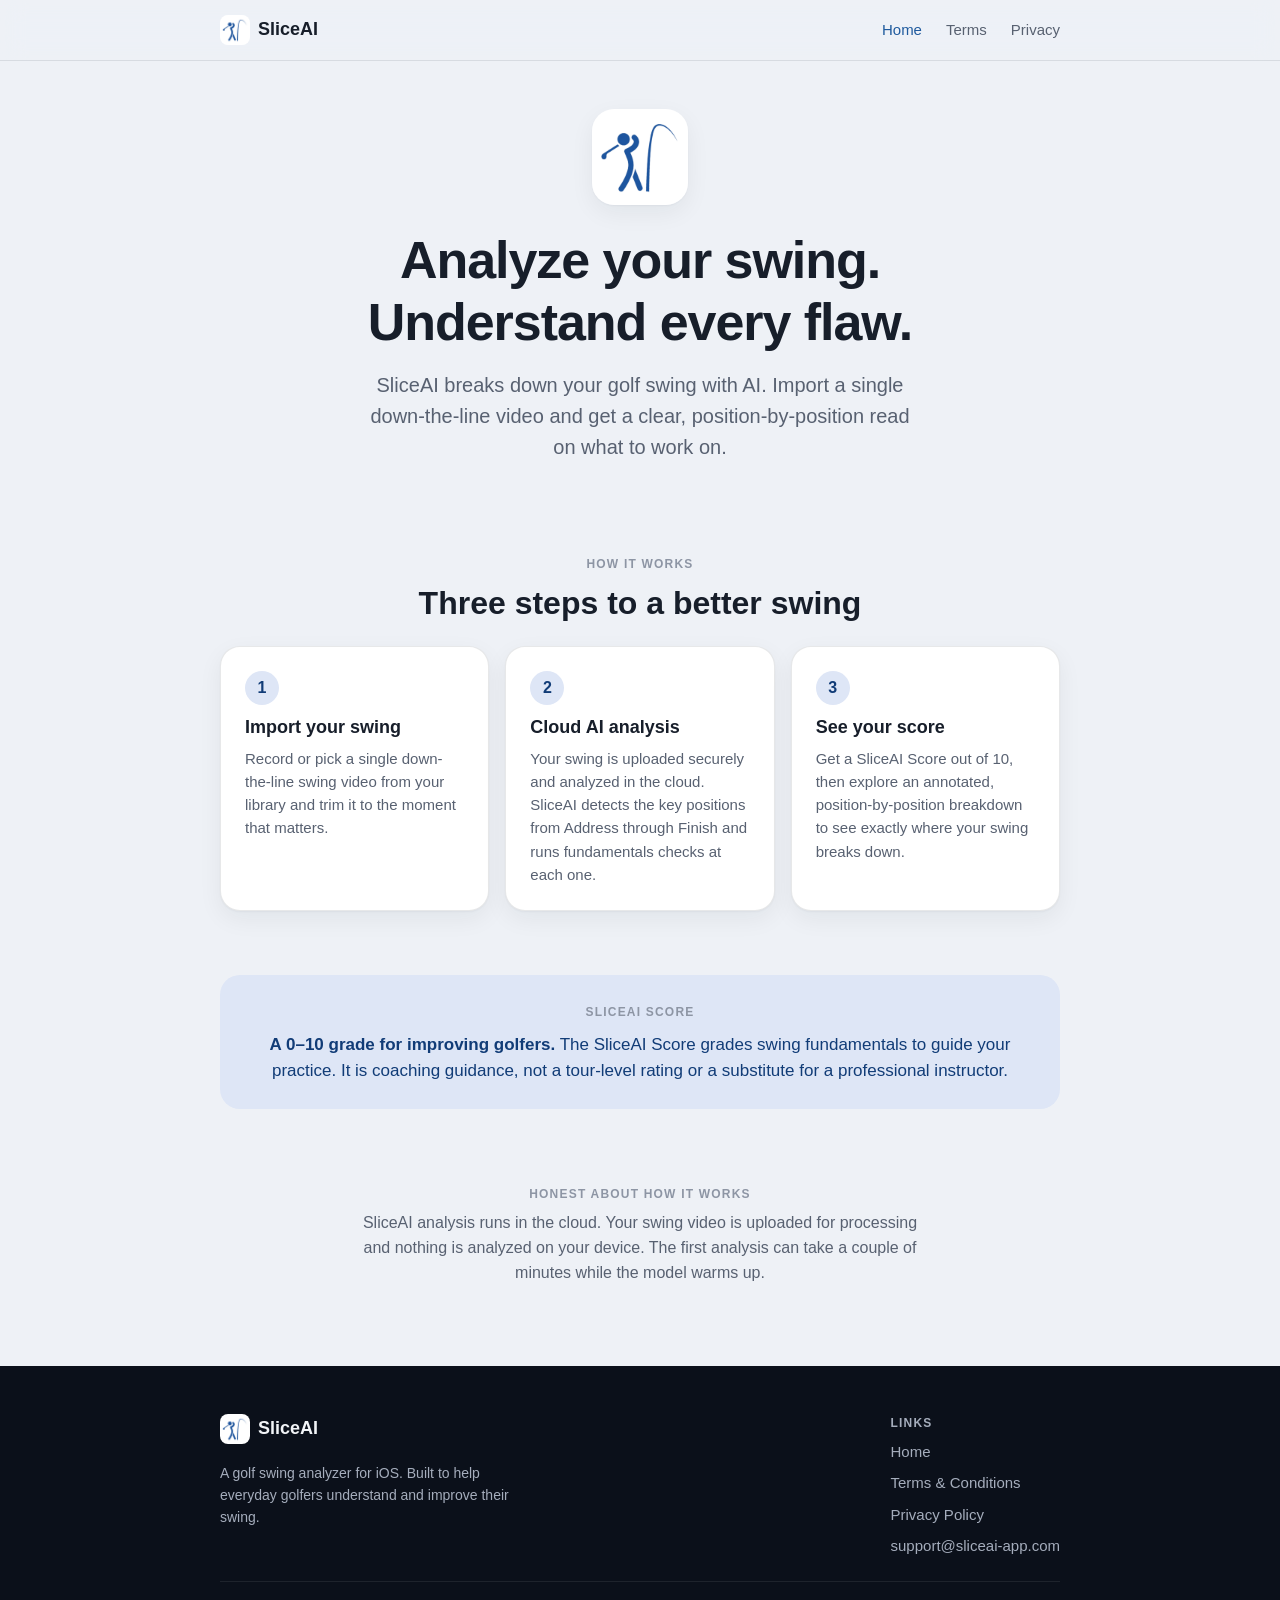
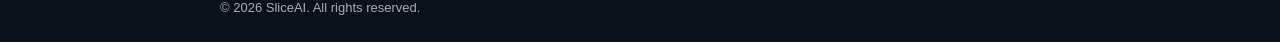
<file: index.html>
<!DOCTYPE html>
<html lang="en">
<head>
  <meta charset="UTF-8" />
  <meta name="viewport" content="width=device-width, initial-scale=1.0" />
  <title>SliceAI: Golf Swing Analyzer</title>
  <meta name="description" content="SliceAI analyzes your golf swing with AI. Import a down-the-line swing, get a SliceAI Score out of 10, and understand every flaw position by position." />
  <link rel="icon" type="image/png" href="icon.png" />
  <link rel="stylesheet" href="styles.css" />
</head>
<body>
  <header class="nav">
    <div class="container nav__inner">
      <a class="brand" href="index.html">
        <img src="icon.png" alt="SliceAI icon" />
        <span>SliceAI</span>
      </a>
      <nav class="nav__links">
        <a href="index.html" class="active">Home</a>
        <a href="terms.html">Terms</a>
        <a href="privacy.html">Privacy</a>
      </nav>
    </div>
  </header>

  <main>
    <section class="hero">
      <div class="container">
        <img class="hero__icon" src="icon.png" alt="SliceAI app icon" />
        <h1>Analyze your swing.<br />Understand every flaw.</h1>
        <p class="lede">SliceAI breaks down your golf swing with AI. Import a single down-the-line video and get a clear, position-by-position read on what to work on.</p>
      </div>
    </section>

    <section>
      <div class="container">
        <div class="section-head">
          <span class="overline">How it works</span>
          <h2>Three steps to a better swing</h2>
        </div>
        <div class="cards">
          <div class="card">
            <span class="step-num">1</span>
            <h3>Import your swing</h3>
            <p>Record or pick a single down-the-line swing video from your library and trim it to the moment that matters.</p>
          </div>
          <div class="card">
            <span class="step-num">2</span>
            <h3>Cloud AI analysis</h3>
            <p>Your swing is uploaded securely and analyzed in the cloud. SliceAI detects the key positions from Address through Finish and runs fundamentals checks at each one.</p>
          </div>
          <div class="card">
            <span class="step-num">3</span>
            <h3>See your score</h3>
            <p>Get a SliceAI Score out of 10, then explore an annotated, position-by-position breakdown to see exactly where your swing breaks down.</p>
          </div>
        </div>
      </div>
    </section>

    <section>
      <div class="container">
        <div class="score-note">
          <span class="overline">SliceAI Score</span>
          <p style="margin:8px 0 0;font-size:17px;"><strong>A 0–10 grade for improving golfers.</strong> The SliceAI Score grades swing fundamentals to guide your practice. It is coaching guidance, not a tour-level rating or a substitute for a professional instructor.</p>
        </div>
      </div>
    </section>

    <section>
      <div class="container" style="text-align:center;">
        <p class="overline" style="margin-bottom:8px;">Honest about how it works</p>
        <p style="max-width:560px;margin:0 auto;color:var(--ink-secondary);">SliceAI analysis runs in the cloud. Your swing video is uploaded for processing and nothing is analyzed on your device. The first analysis can take a couple of minutes while the model warms up.</p>
      </div>
    </section>
  </main>

  <footer class="footer">
    <div class="container">
      <div class="footer__inner">
        <div>
          <a class="brand" href="index.html">
            <img src="icon.png" alt="SliceAI icon" style="width:30px;height:30px;border-radius:8px;" />
            <span>SliceAI</span>
          </a>
          <p style="margin-top:12px;max-width:320px;font-size:14px;">A golf swing analyzer for iOS. Built to help everyday golfers understand and improve their swing.</p>
        </div>
        <div class="footer__links">
          <span class="overline" style="color:var(--player-ink-secondary);">Links</span>
          <a href="index.html">Home</a>
          <a href="terms.html">Terms &amp; Conditions</a>
          <a href="privacy.html">Privacy Policy</a>
          <a href="mailto:support@sliceai-app.com">support@sliceai-app.com</a>
        </div>
      </div>
      <div class="footer__legal">
        © 2026 SliceAI. All rights reserved.
      </div>
    </div>
  </footer>
</body>
</html>
</file>
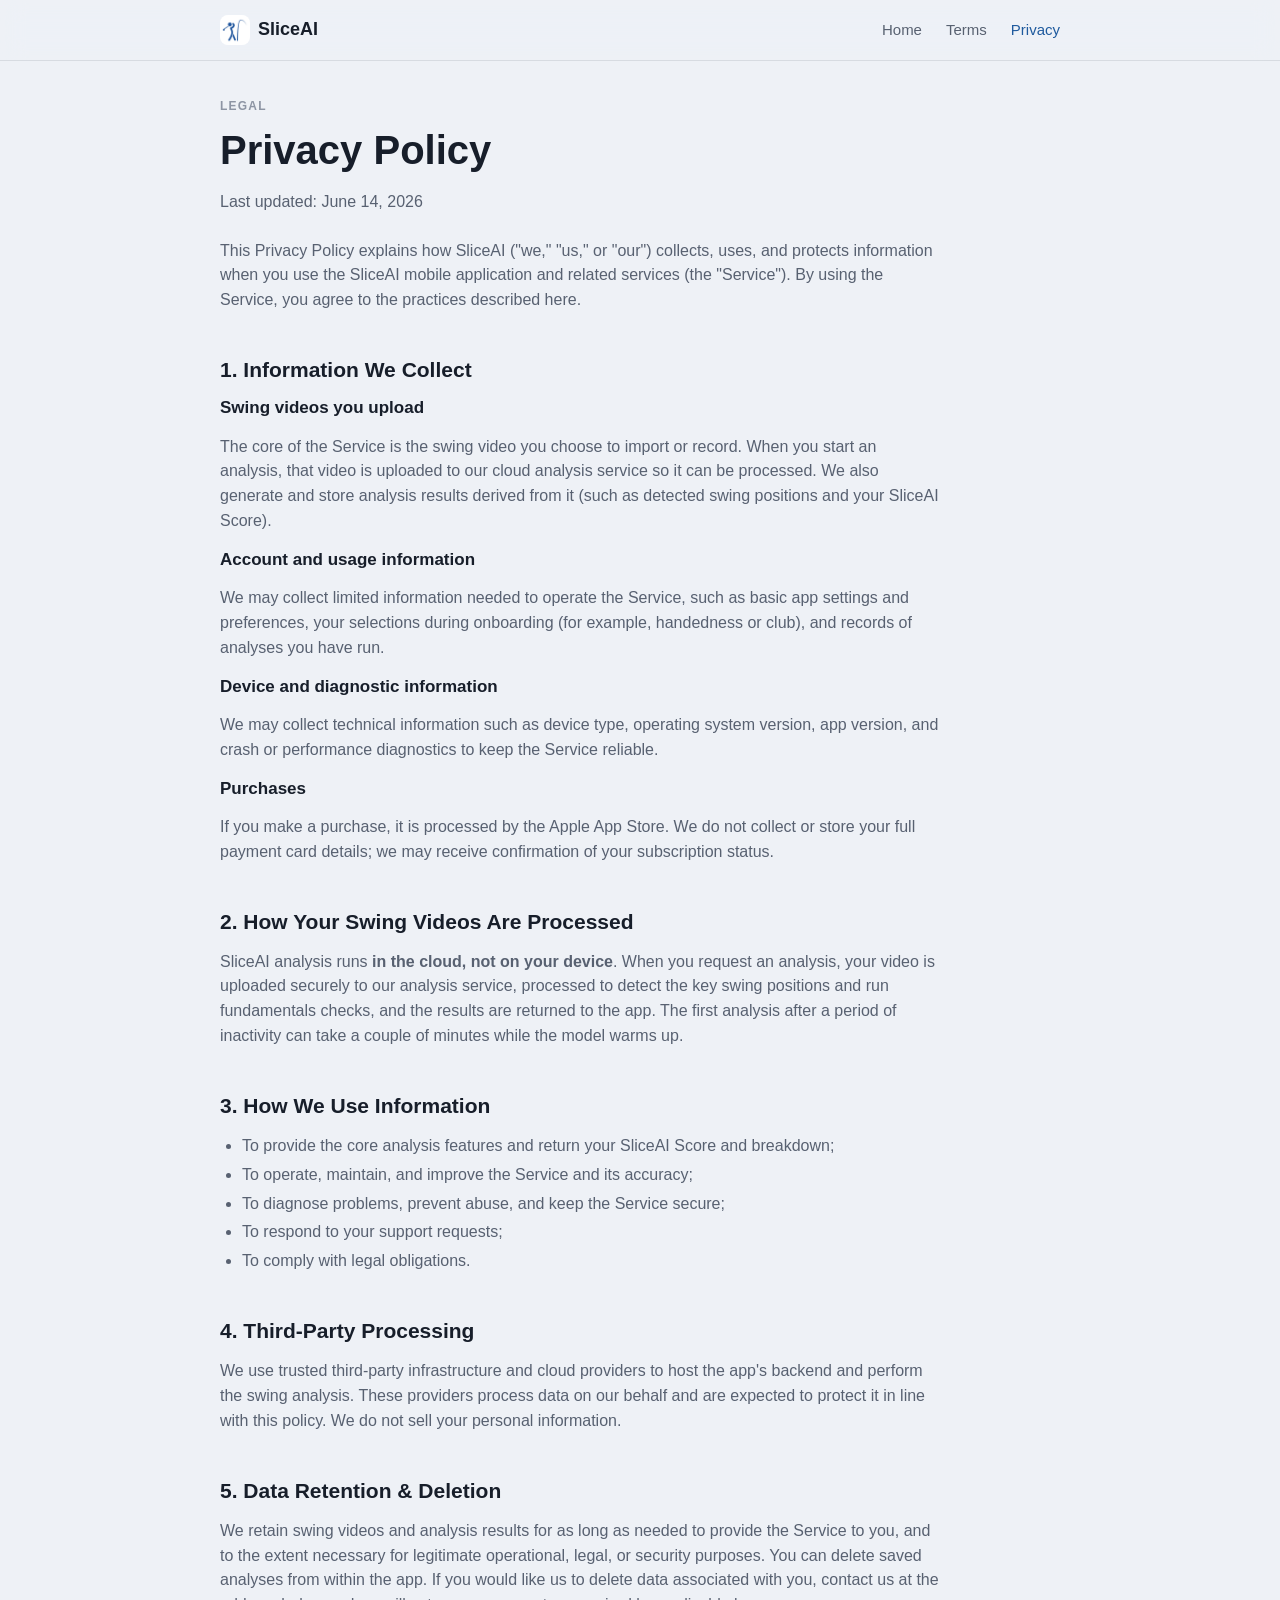
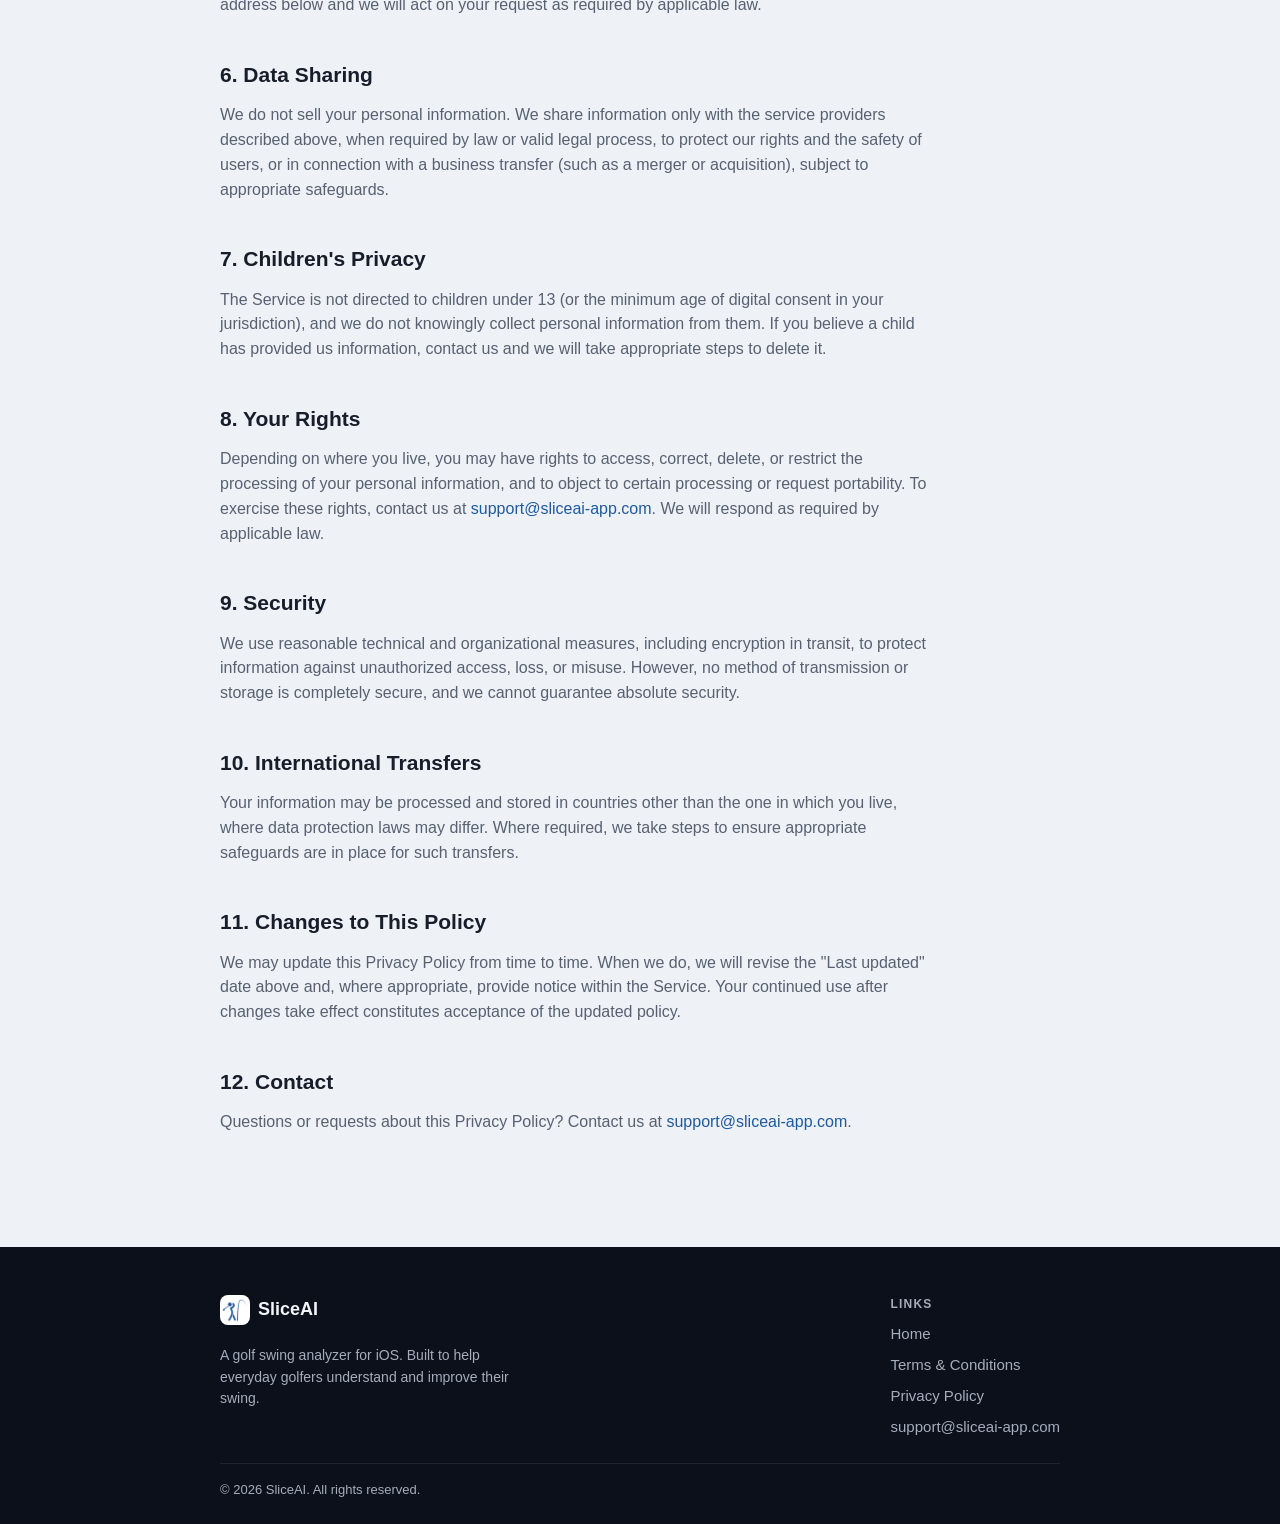
<file: privacy.html>
<!DOCTYPE html>
<html lang="en">
<head>
  <meta charset="UTF-8" />
  <meta name="viewport" content="width=device-width, initial-scale=1.0" />
  <title>Privacy Policy — SliceAI</title>
  <meta name="description" content="Privacy Policy for the SliceAI golf swing analyzer app." />
  <link rel="icon" type="image/png" href="icon.png" />
  <link rel="stylesheet" href="styles.css" />
</head>
<body>
  <header class="nav">
    <div class="container nav__inner">
      <a class="brand" href="index.html">
        <img src="icon.png" alt="SliceAI icon" />
        <span>SliceAI</span>
      </a>
      <nav class="nav__links">
        <a href="index.html">Home</a>
        <a href="terms.html">Terms</a>
        <a href="privacy.html" class="active">Privacy</a>
      </nav>
    </div>
  </header>

  <main class="legal">
    <div class="container">
      <div class="legal__head">
        <span class="overline">Legal</span>
        <h1>Privacy Policy</h1>
        <p class="legal__updated">Last updated: June 14, 2026</p>
      </div>

      <div class="content">

        <p>This Privacy Policy explains how SliceAI ("we," "us," or "our") collects, uses, and protects information when you use the SliceAI mobile application and related services (the "Service"). By using the Service, you agree to the practices described here.</p>

        <h2>1. Information We Collect</h2>
        <h3>Swing videos you upload</h3>
        <p>The core of the Service is the swing video you choose to import or record. When you start an analysis, that video is uploaded to our cloud analysis service so it can be processed. We also generate and store analysis results derived from it (such as detected swing positions and your SliceAI Score).</p>
        <h3>Account and usage information</h3>
        <p>We may collect limited information needed to operate the Service, such as basic app settings and preferences, your selections during onboarding (for example, handedness or club), and records of analyses you have run.</p>
        <h3>Device and diagnostic information</h3>
        <p>We may collect technical information such as device type, operating system version, app version, and crash or performance diagnostics to keep the Service reliable.</p>
        <h3>Purchases</h3>
        <p>If you make a purchase, it is processed by the Apple App Store. We do not collect or store your full payment card details; we may receive confirmation of your subscription status.</p>

        <h2>2. How Your Swing Videos Are Processed</h2>
        <p>SliceAI analysis runs <strong>in the cloud, not on your device</strong>. When you request an analysis, your video is uploaded securely to our analysis service, processed to detect the key swing positions and run fundamentals checks, and the results are returned to the app. The first analysis after a period of inactivity can take a couple of minutes while the model warms up.</p>

        <h2>3. How We Use Information</h2>
        <ul>
          <li>To provide the core analysis features and return your SliceAI Score and breakdown;</li>
          <li>To operate, maintain, and improve the Service and its accuracy;</li>
          <li>To diagnose problems, prevent abuse, and keep the Service secure;</li>
          <li>To respond to your support requests;</li>
          <li>To comply with legal obligations.</li>
        </ul>

        <h2>4. Third-Party Processing</h2>
        <p>We use trusted third-party infrastructure and cloud providers to host the app's backend and perform the swing analysis. These providers process data on our behalf and are expected to protect it in line with this policy. We do not sell your personal information.</p>

        <h2>5. Data Retention &amp; Deletion</h2>
        <p>We retain swing videos and analysis results for as long as needed to provide the Service to you, and to the extent necessary for legitimate operational, legal, or security purposes. You can delete saved analyses from within the app. If you would like us to delete data associated with you, contact us at the address below and we will act on your request as required by applicable law.</p>

        <h2>6. Data Sharing</h2>
        <p>We do not sell your personal information. We share information only with the service providers described above, when required by law or valid legal process, to protect our rights and the safety of users, or in connection with a business transfer (such as a merger or acquisition), subject to appropriate safeguards.</p>

        <h2>7. Children's Privacy</h2>
        <p>The Service is not directed to children under 13 (or the minimum age of digital consent in your jurisdiction), and we do not knowingly collect personal information from them. If you believe a child has provided us information, contact us and we will take appropriate steps to delete it.</p>

        <h2>8. Your Rights</h2>
        <p>Depending on where you live, you may have rights to access, correct, delete, or restrict the processing of your personal information, and to object to certain processing or request portability. To exercise these rights, contact us at <a href="mailto:support@sliceai-app.com">support@sliceai-app.com</a>. We will respond as required by applicable law.</p>

        <h2>9. Security</h2>
        <p>We use reasonable technical and organizational measures, including encryption in transit, to protect information against unauthorized access, loss, or misuse. However, no method of transmission or storage is completely secure, and we cannot guarantee absolute security.</p>

        <h2>10. International Transfers</h2>
        <p>Your information may be processed and stored in countries other than the one in which you live, where data protection laws may differ. Where required, we take steps to ensure appropriate safeguards are in place for such transfers.</p>

        <h2>11. Changes to This Policy</h2>
        <p>We may update this Privacy Policy from time to time. When we do, we will revise the "Last updated" date above and, where appropriate, provide notice within the Service. Your continued use after changes take effect constitutes acceptance of the updated policy.</p>

        <h2>12. Contact</h2>
        <p>Questions or requests about this Privacy Policy? Contact us at <a href="mailto:support@sliceai-app.com">support@sliceai-app.com</a>.</p>
      </div>
    </div>
  </main>

  <footer class="footer">
    <div class="container">
      <div class="footer__inner">
        <div>
          <a class="brand" href="index.html">
            <img src="icon.png" alt="SliceAI icon" style="width:30px;height:30px;border-radius:8px;" />
            <span>SliceAI</span>
          </a>
          <p style="margin-top:12px;max-width:320px;font-size:14px;">A golf swing analyzer for iOS. Built to help everyday golfers understand and improve their swing.</p>
        </div>
        <div class="footer__links">
          <span class="overline" style="color:var(--player-ink-secondary);">Links</span>
          <a href="index.html">Home</a>
          <a href="terms.html">Terms &amp; Conditions</a>
          <a href="privacy.html">Privacy Policy</a>
          <a href="mailto:support@sliceai-app.com">support@sliceai-app.com</a>
        </div>
      </div>
      <div class="footer__legal">
        © 2026 SliceAI. All rights reserved.
      </div>
    </div>
  </footer>
</body>
</html>
</file>
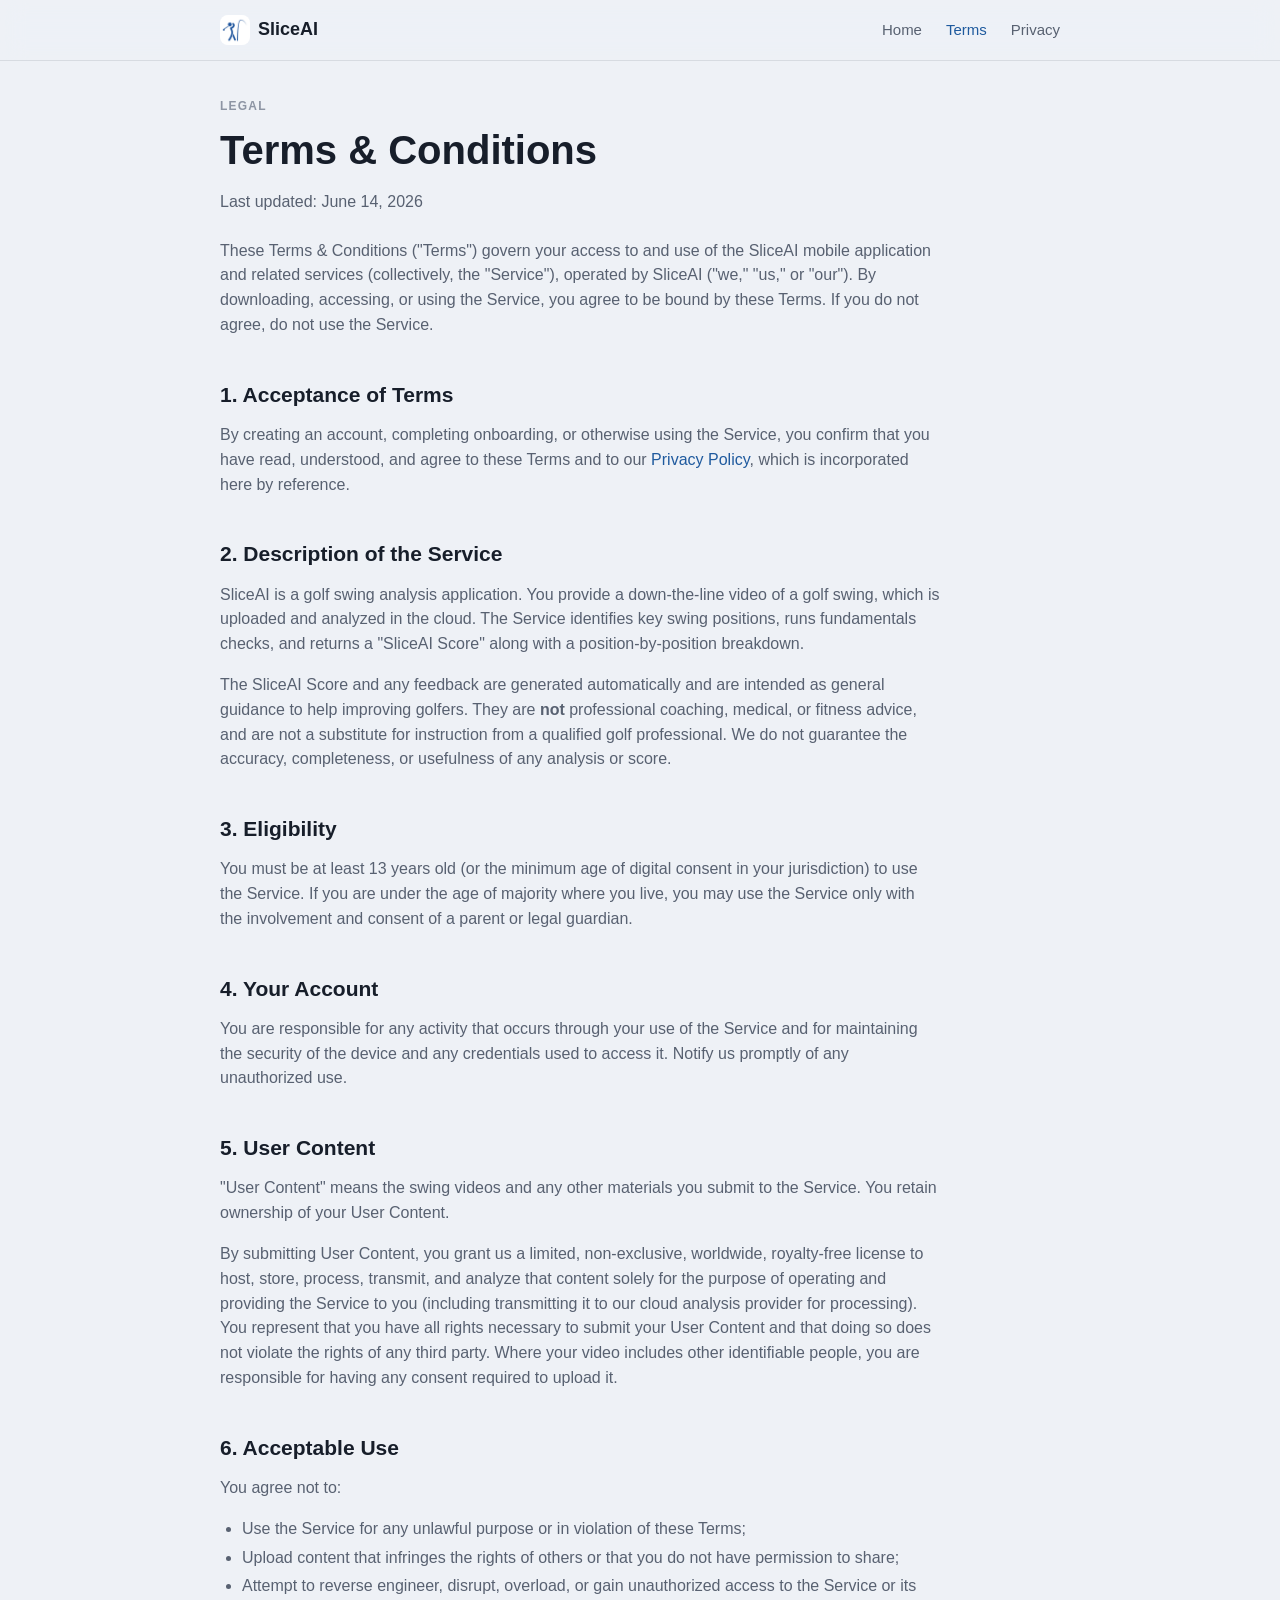
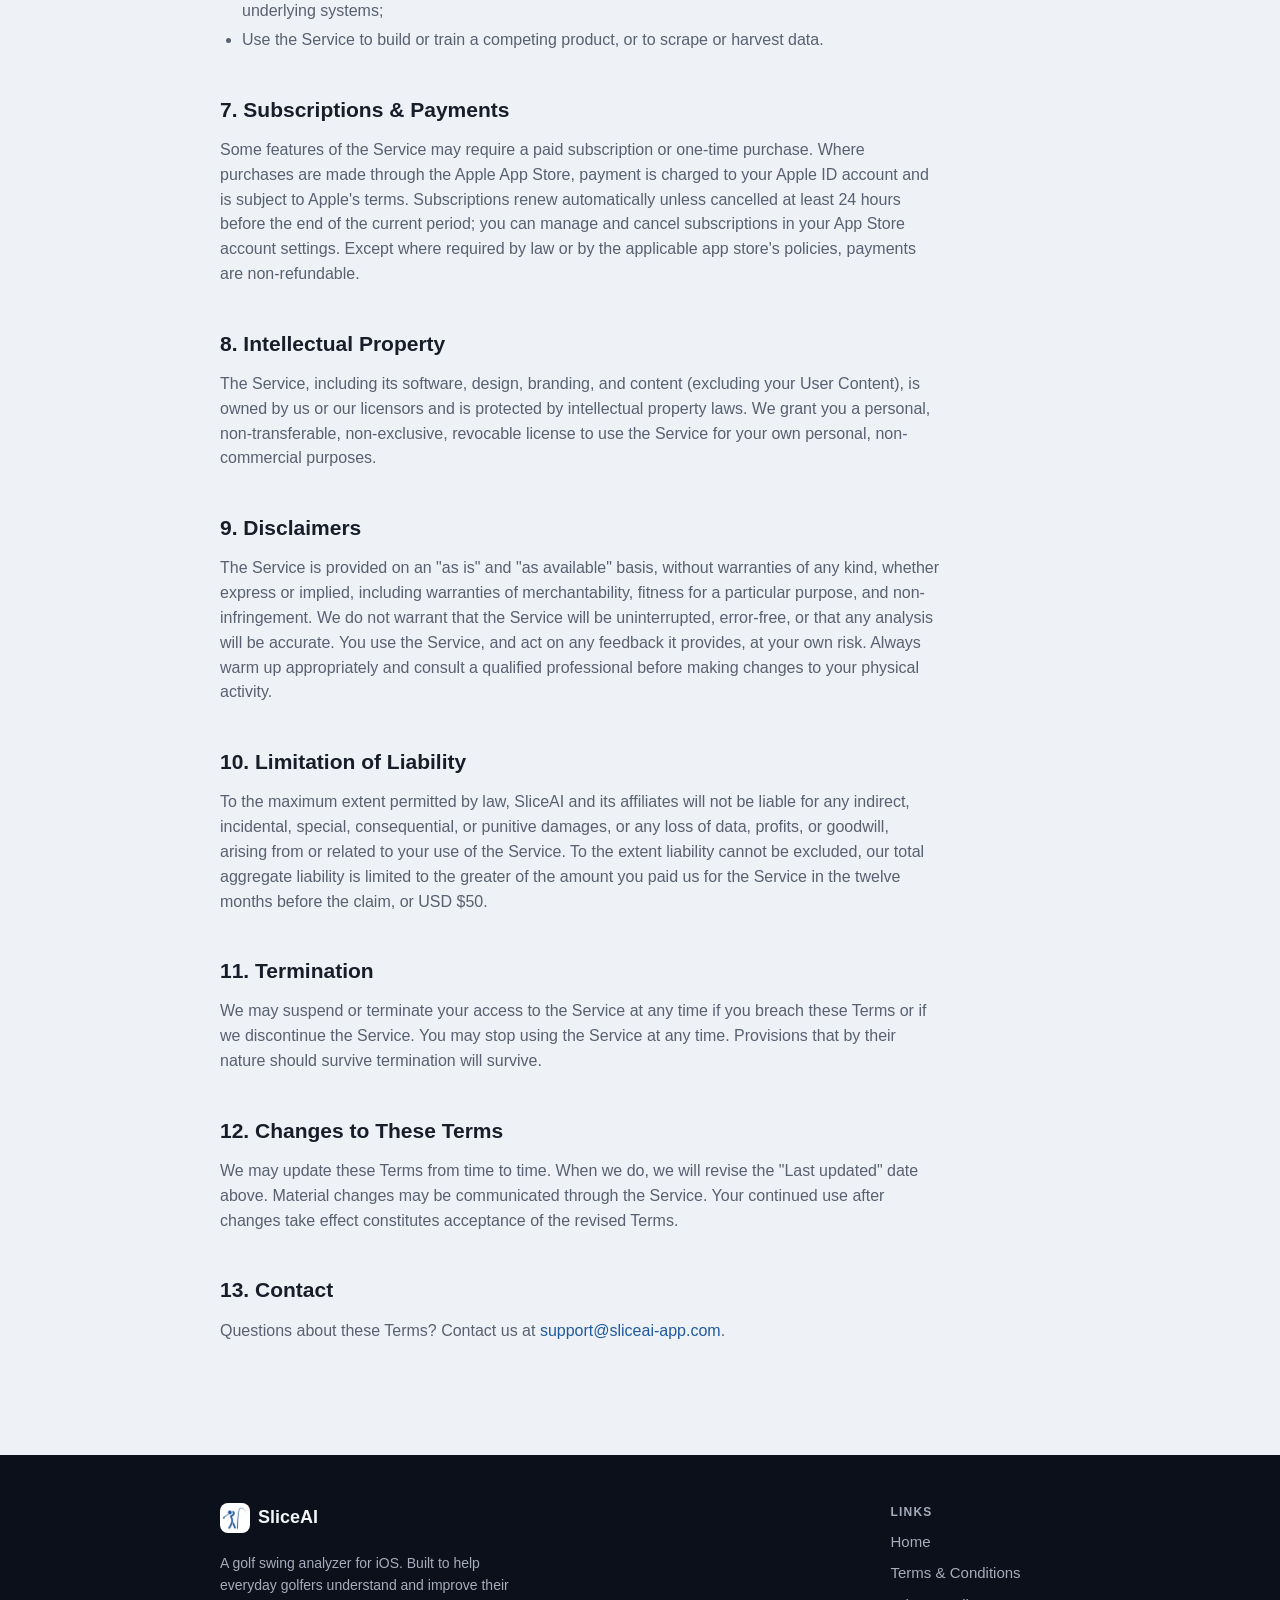
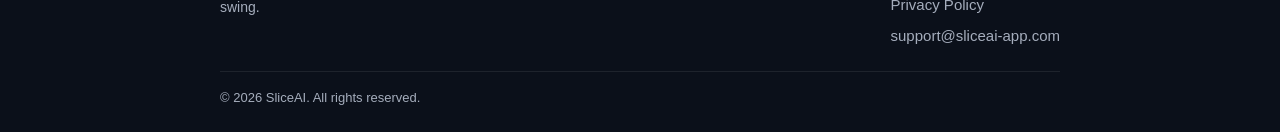
<file: terms.html>
<!DOCTYPE html>
<html lang="en">
<head>
  <meta charset="UTF-8" />
  <meta name="viewport" content="width=device-width, initial-scale=1.0" />
  <title>Terms &amp; Conditions — SliceAI</title>
  <meta name="description" content="Terms & Conditions for the SliceAI golf swing analyzer app." />
  <link rel="icon" type="image/png" href="icon.png" />
  <link rel="stylesheet" href="styles.css" />
</head>
<body>
  <header class="nav">
    <div class="container nav__inner">
      <a class="brand" href="index.html">
        <img src="icon.png" alt="SliceAI icon" />
        <span>SliceAI</span>
      </a>
      <nav class="nav__links">
        <a href="index.html">Home</a>
        <a href="terms.html" class="active">Terms</a>
        <a href="privacy.html">Privacy</a>
      </nav>
    </div>
  </header>

  <main class="legal">
    <div class="container">
      <div class="legal__head">
        <span class="overline">Legal</span>
        <h1>Terms &amp; Conditions</h1>
        <p class="legal__updated">Last updated: June 14, 2026</p>
      </div>

      <div class="content">

        <p>These Terms &amp; Conditions ("Terms") govern your access to and use of the SliceAI mobile application and related services (collectively, the "Service"), operated by SliceAI ("we," "us," or "our"). By downloading, accessing, or using the Service, you agree to be bound by these Terms. If you do not agree, do not use the Service.</p>

        <h2>1. Acceptance of Terms</h2>
        <p>By creating an account, completing onboarding, or otherwise using the Service, you confirm that you have read, understood, and agree to these Terms and to our <a href="privacy.html">Privacy Policy</a>, which is incorporated here by reference.</p>

        <h2>2. Description of the Service</h2>
        <p>SliceAI is a golf swing analysis application. You provide a down-the-line video of a golf swing, which is uploaded and analyzed in the cloud. The Service identifies key swing positions, runs fundamentals checks, and returns a "SliceAI Score" along with a position-by-position breakdown.</p>
        <p>The SliceAI Score and any feedback are generated automatically and are intended as general guidance to help improving golfers. They are <strong>not</strong> professional coaching, medical, or fitness advice, and are not a substitute for instruction from a qualified golf professional. We do not guarantee the accuracy, completeness, or usefulness of any analysis or score.</p>

        <h2>3. Eligibility</h2>
        <p>You must be at least 13 years old (or the minimum age of digital consent in your jurisdiction) to use the Service. If you are under the age of majority where you live, you may use the Service only with the involvement and consent of a parent or legal guardian.</p>

        <h2>4. Your Account</h2>
        <p>You are responsible for any activity that occurs through your use of the Service and for maintaining the security of the device and any credentials used to access it. Notify us promptly of any unauthorized use.</p>

        <h2>5. User Content</h2>
        <p>"User Content" means the swing videos and any other materials you submit to the Service. You retain ownership of your User Content.</p>
        <p>By submitting User Content, you grant us a limited, non-exclusive, worldwide, royalty-free license to host, store, process, transmit, and analyze that content solely for the purpose of operating and providing the Service to you (including transmitting it to our cloud analysis provider for processing). You represent that you have all rights necessary to submit your User Content and that doing so does not violate the rights of any third party. Where your video includes other identifiable people, you are responsible for having any consent required to upload it.</p>

        <h2>6. Acceptable Use</h2>
        <p>You agree not to:</p>
        <ul>
          <li>Use the Service for any unlawful purpose or in violation of these Terms;</li>
          <li>Upload content that infringes the rights of others or that you do not have permission to share;</li>
          <li>Attempt to reverse engineer, disrupt, overload, or gain unauthorized access to the Service or its underlying systems;</li>
          <li>Use the Service to build or train a competing product, or to scrape or harvest data.</li>
        </ul>

        <h2>7. Subscriptions &amp; Payments</h2>
        <p>Some features of the Service may require a paid subscription or one-time purchase. Where purchases are made through the Apple App Store, payment is charged to your Apple ID account and is subject to Apple's terms. Subscriptions renew automatically unless cancelled at least 24 hours before the end of the current period; you can manage and cancel subscriptions in your App Store account settings. Except where required by law or by the applicable app store's policies, payments are non-refundable.</p>

        <h2>8. Intellectual Property</h2>
        <p>The Service, including its software, design, branding, and content (excluding your User Content), is owned by us or our licensors and is protected by intellectual property laws. We grant you a personal, non-transferable, non-exclusive, revocable license to use the Service for your own personal, non-commercial purposes.</p>

        <h2>9. Disclaimers</h2>
        <p>The Service is provided on an "as is" and "as available" basis, without warranties of any kind, whether express or implied, including warranties of merchantability, fitness for a particular purpose, and non-infringement. We do not warrant that the Service will be uninterrupted, error-free, or that any analysis will be accurate. You use the Service, and act on any feedback it provides, at your own risk. Always warm up appropriately and consult a qualified professional before making changes to your physical activity.</p>

        <h2>10. Limitation of Liability</h2>
        <p>To the maximum extent permitted by law, SliceAI and its affiliates will not be liable for any indirect, incidental, special, consequential, or punitive damages, or any loss of data, profits, or goodwill, arising from or related to your use of the Service. To the extent liability cannot be excluded, our total aggregate liability is limited to the greater of the amount you paid us for the Service in the twelve months before the claim, or USD $50.</p>

        <h2>11. Termination</h2>
        <p>We may suspend or terminate your access to the Service at any time if you breach these Terms or if we discontinue the Service. You may stop using the Service at any time. Provisions that by their nature should survive termination will survive.</p>

        <h2>12. Changes to These Terms</h2>
        <p>We may update these Terms from time to time. When we do, we will revise the "Last updated" date above. Material changes may be communicated through the Service. Your continued use after changes take effect constitutes acceptance of the revised Terms.</p>

        <h2>13. Contact</h2>
        <p>Questions about these Terms? Contact us at <a href="mailto:support@sliceai-app.com">support@sliceai-app.com</a>.</p>
      </div>
    </div>
  </main>

  <footer class="footer">
    <div class="container">
      <div class="footer__inner">
        <div>
          <a class="brand" href="index.html">
            <img src="icon.png" alt="SliceAI icon" style="width:30px;height:30px;border-radius:8px;" />
            <span>SliceAI</span>
          </a>
          <p style="margin-top:12px;max-width:320px;font-size:14px;">A golf swing analyzer for iOS. Built to help everyday golfers understand and improve their swing.</p>
        </div>
        <div class="footer__links">
          <span class="overline" style="color:var(--player-ink-secondary);">Links</span>
          <a href="index.html">Home</a>
          <a href="terms.html">Terms &amp; Conditions</a>
          <a href="privacy.html">Privacy Policy</a>
          <a href="mailto:support@sliceai-app.com">support@sliceai-app.com</a>
        </div>
      </div>
      <div class="footer__legal">
        © 2026 SliceAI. All rights reserved.
      </div>
    </div>
  </footer>
</body>
</html>
</file>
<file: styles.css>
/* SliceAI website — design tokens translated from the iOS app's Theme/ folder
   (Colors.swift, Typography.swift, Spacing.swift). Single shared stylesheet. */

:root {
  /* Light app shell */
  --bg: #EEF1F6;
  --surface: #FFFFFF;
  --surface-muted: #E2E6ED;
  --separator: rgba(23, 30, 42, 0.10);

  /* Ink */
  --ink: #171E2A;
  --ink-secondary: #586171;
  --ink-tertiary: #8D95A4;

  /* Accent — deep ocean blue */
  --accent: #1F5A9E;
  --accent-deep: #113C77;
  --accent-soft: #DEE6F6;
  --on-accent: #FFFFFF;

  --gold: #C8A24A;

  /* Dark band (mirrors player backdrop) */
  --player-bg: #0B101A;
  --player-ink: #F2F4F7;
  --player-ink-secondary: #A5ADBC;

  /* Status */
  --status-green: #2FA968;
  --status-amber: #E89F2F;
  --status-red: #E24C46;

  /* Spacing (Space enum) */
  --space-xs: 4px;
  --space-sm: 8px;
  --space-md: 12px;
  --space-lg: 16px;
  --space-xl: 24px;
  --space-xxl: 32px;
  --space-huge: 48px;
  --margin: 20px;

  /* Radius */
  --radius-sm: 8px;
  --radius-md: 12px;
  --radius-lg: 16px;
  --radius-card: 20px;
  --radius-xl: 28px;

  --font: -apple-system, BlinkMacSystemFont, "Segoe UI", Roboto, Helvetica, Arial, sans-serif;
  --container: 880px;
  --shadow-card: 0 1px 2px rgba(23, 30, 42, 0.04), 0 8px 24px rgba(23, 30, 42, 0.06);
}

/* ---------- Base / reset ---------- */
*, *::before, *::after { box-sizing: border-box; }

html { -webkit-text-size-adjust: 100%; scroll-behavior: smooth; }

body {
  margin: 0;
  font-family: var(--font);
  background: var(--bg);
  color: var(--ink);
  line-height: 1.55;
  -webkit-font-smoothing: antialiased;
}

a { color: var(--accent); text-decoration: none; }
a:hover { color: var(--accent-deep); text-decoration: underline; }

img { max-width: 100%; display: block; }

h1, h2, h3 { color: var(--ink); font-weight: 700; line-height: 1.2; }

.container {
  width: 100%;
  max-width: var(--container);
  margin: 0 auto;
  padding: 0 var(--margin);
}

.overline {
  font-size: 12px;
  font-weight: 600;
  letter-spacing: 1.2px;
  text-transform: uppercase;
  color: var(--ink-tertiary);
}

/* ---------- Nav ---------- */
.nav {
  position: sticky;
  top: 0;
  z-index: 10;
  background: rgba(238, 241, 246, 0.85);
  backdrop-filter: saturate(180%) blur(12px);
  -webkit-backdrop-filter: saturate(180%) blur(12px);
  border-bottom: 1px solid var(--separator);
}
.nav__inner {
  display: flex;
  align-items: center;
  justify-content: space-between;
  height: 60px;
}
.brand {
  display: inline-flex;
  align-items: center;
  gap: var(--space-sm);
  font-weight: 700;
  font-size: 18px;
  color: var(--ink);
}
.brand:hover { text-decoration: none; color: var(--ink); }
.brand img {
  width: 30px;
  height: 30px;
  border-radius: var(--radius-sm);
}
.nav__links {
  display: flex;
  align-items: center;
  gap: var(--space-xl);
  font-size: 15px;
  font-weight: 500;
}
.nav__links a { color: var(--ink-secondary); }
.nav__links a:hover { color: var(--accent); text-decoration: none; }
.nav__links a.active { color: var(--accent); }

/* ---------- Buttons ---------- */
.btn {
  display: inline-block;
  background: var(--accent);
  color: var(--on-accent);
  font-weight: 600;
  font-size: 16px;
  padding: 13px 26px;
  border-radius: var(--radius-xl);
  border: none;
  cursor: pointer;
  transition: background 0.18s ease, transform 0.18s ease;
}
.btn:hover { background: var(--accent-deep); color: var(--on-accent); text-decoration: none; transform: translateY(-1px); }

/* ---------- Hero ---------- */
.hero {
  padding: var(--space-huge) 0 var(--space-xxl);
  text-align: center;
}
.hero img.hero__icon {
  width: 96px;
  height: 96px;
  border-radius: 22px;
  margin: 0 auto var(--space-xl);
  box-shadow: var(--shadow-card);
}
.hero h1 {
  font-size: clamp(34px, 6vw, 52px);
  letter-spacing: -0.02em;
  margin: 0 0 var(--space-lg);
}
.hero p.lede {
  font-size: clamp(17px, 2.4vw, 20px);
  color: var(--ink-secondary);
  max-width: 560px;
  margin: 0 auto var(--space-xl);
}

/* ---------- Sections ---------- */
section { padding: var(--space-xxl) 0; }
.section-head { text-align: center; margin-bottom: var(--space-xl); }
.section-head h2 { font-size: clamp(24px, 4vw, 32px); margin: var(--space-sm) 0 0; }

/* ---------- Cards / steps ---------- */
.cards {
  display: grid;
  grid-template-columns: repeat(3, 1fr);
  gap: var(--space-lg);
}
.card {
  background: var(--surface);
  border: 1px solid var(--separator);
  border-radius: var(--radius-card);
  padding: var(--space-xl);
  box-shadow: var(--shadow-card);
}
.card .step-num {
  display: inline-flex;
  align-items: center;
  justify-content: center;
  width: 34px;
  height: 34px;
  border-radius: 50%;
  background: var(--accent-soft);
  color: var(--accent-deep);
  font-weight: 700;
  margin-bottom: var(--space-md);
}
.card h3 { font-size: 18px; margin: 0 0 var(--space-sm); }
.card p { margin: 0; color: var(--ink-secondary); font-size: 15px; }

/* Score callout */
.score-note {
  background: var(--accent-soft);
  border-radius: var(--radius-card);
  padding: var(--space-xl);
  text-align: center;
  color: var(--accent-deep);
}
.score-note strong { color: var(--accent-deep); }

/* ---------- Legal pages ---------- */
.legal { padding: var(--space-xxl) 0 var(--space-huge); }
.legal__head { margin-bottom: var(--space-xl); }
.legal__head h1 { font-size: clamp(28px, 5vw, 40px); margin: var(--space-sm) 0; }
.legal__updated { color: var(--ink-tertiary); font-size: 14px; }
.legal .content { max-width: 720px; }
.legal h2 {
  font-size: 21px;
  margin: var(--space-xxl) 0 var(--space-sm);
  padding-top: var(--space-md);
}
.legal h3 { font-size: 17px; margin: var(--space-lg) 0 var(--space-xs); }
.legal p, .legal li { color: var(--ink-secondary); font-size: 16px; }
.legal ul { padding-left: 22px; }
.legal li { margin-bottom: var(--space-xs); }

.disclaimer {
  background: var(--surface);
  border: 1px solid var(--separator);
  border-left: 4px solid var(--gold);
  border-radius: var(--radius-md);
  padding: var(--space-lg) var(--space-xl);
  margin: var(--space-xl) 0;
  font-size: 14px;
  color: var(--ink-secondary);
}

/* ---------- Footer ---------- */
.footer {
  background: var(--player-bg);
  color: var(--player-ink-secondary);
  padding: var(--space-huge) 0 var(--space-xl);
  margin-top: var(--space-huge);
}
.footer__inner {
  display: flex;
  flex-wrap: wrap;
  justify-content: space-between;
  gap: var(--space-xl);
}
.footer .brand { color: var(--player-ink); }
.footer .brand:hover { color: var(--player-ink); }
.footer__links { display: flex; flex-direction: column; gap: var(--space-sm); }
.footer__links a { color: var(--player-ink-secondary); font-size: 15px; }
.footer__links a:hover { color: var(--player-ink); text-decoration: none; }
.footer__legal {
  margin-top: var(--space-xl);
  padding-top: var(--space-lg);
  border-top: 1px solid rgba(255, 255, 255, 0.08);
  font-size: 13px;
  color: var(--player-ink-secondary);
}

/* ---------- Responsive ---------- */
@media (max-width: 720px) {
  .cards { grid-template-columns: 1fr; }
  .nav__links { gap: var(--space-lg); font-size: 14px; }
  .hero { padding: var(--space-xxl) 0; }
}
@media (max-width: 420px) {
  .brand span { display: none; }
}
</file>
